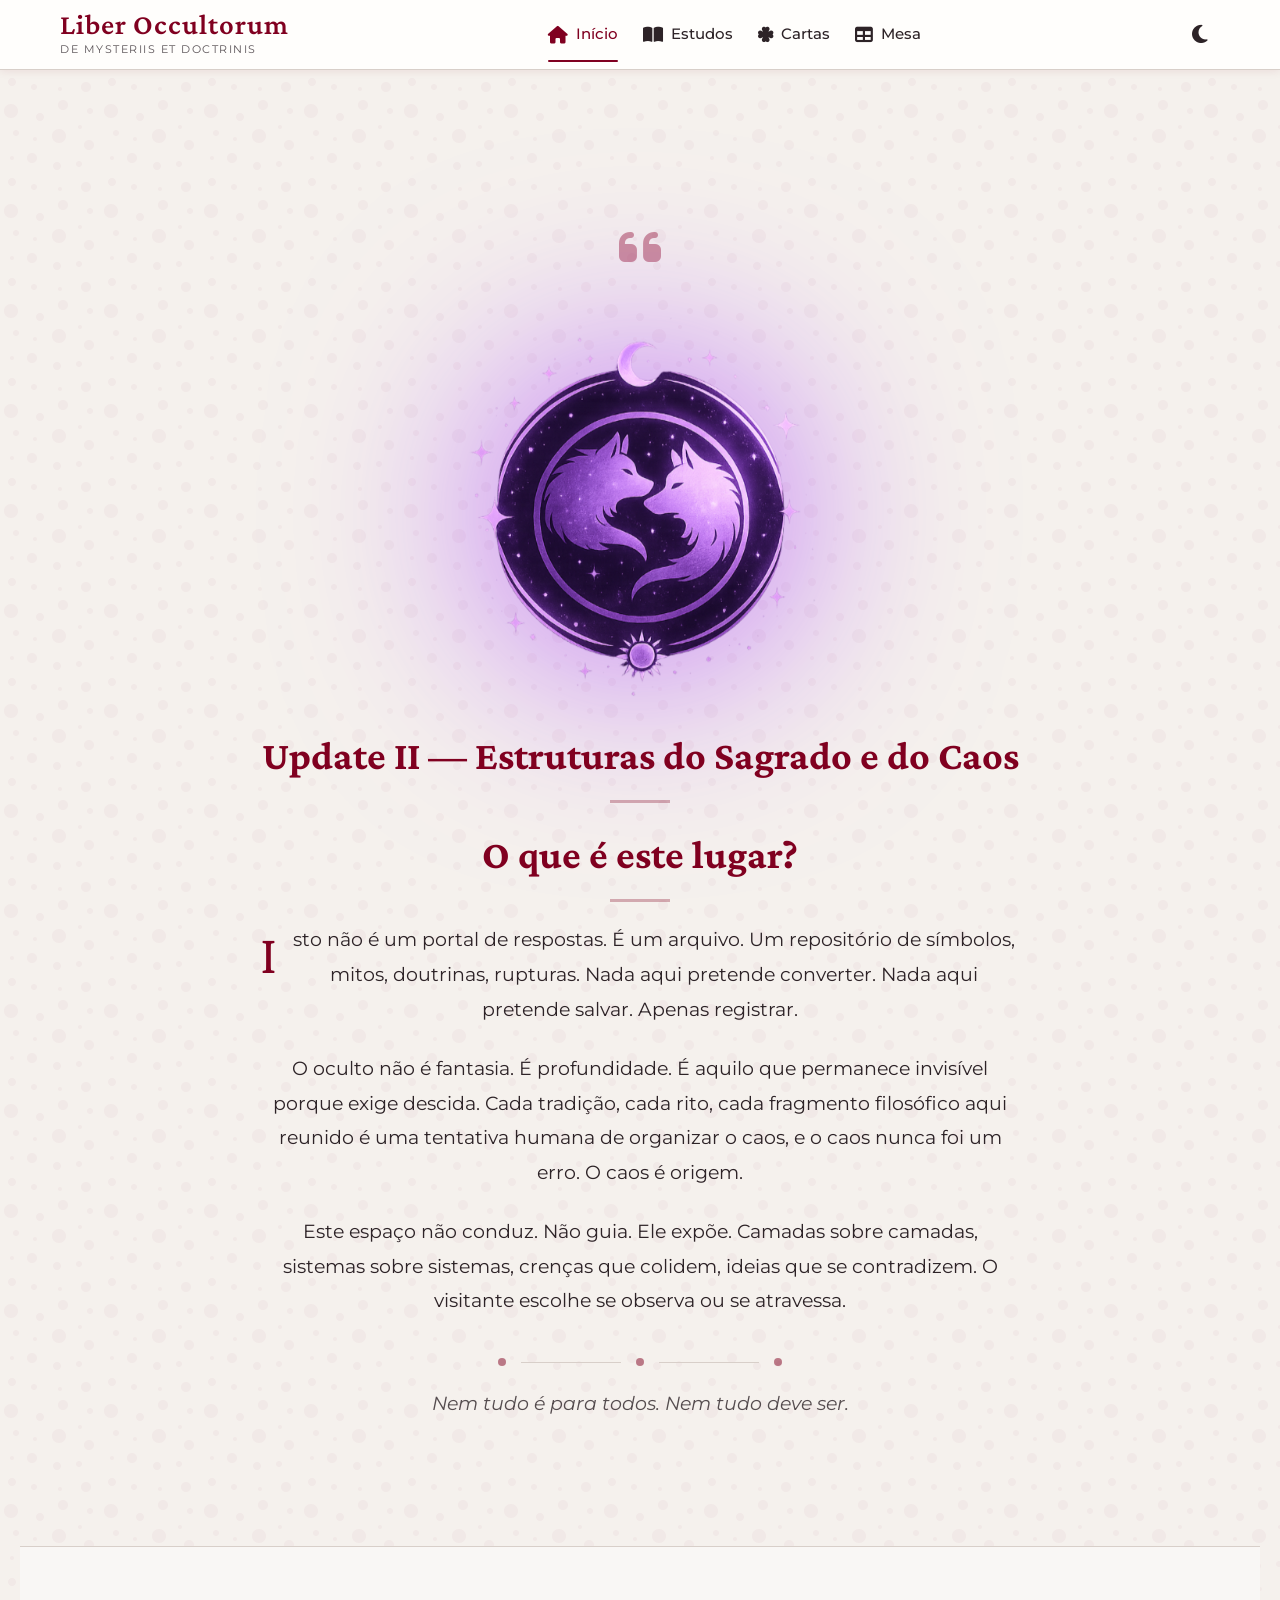
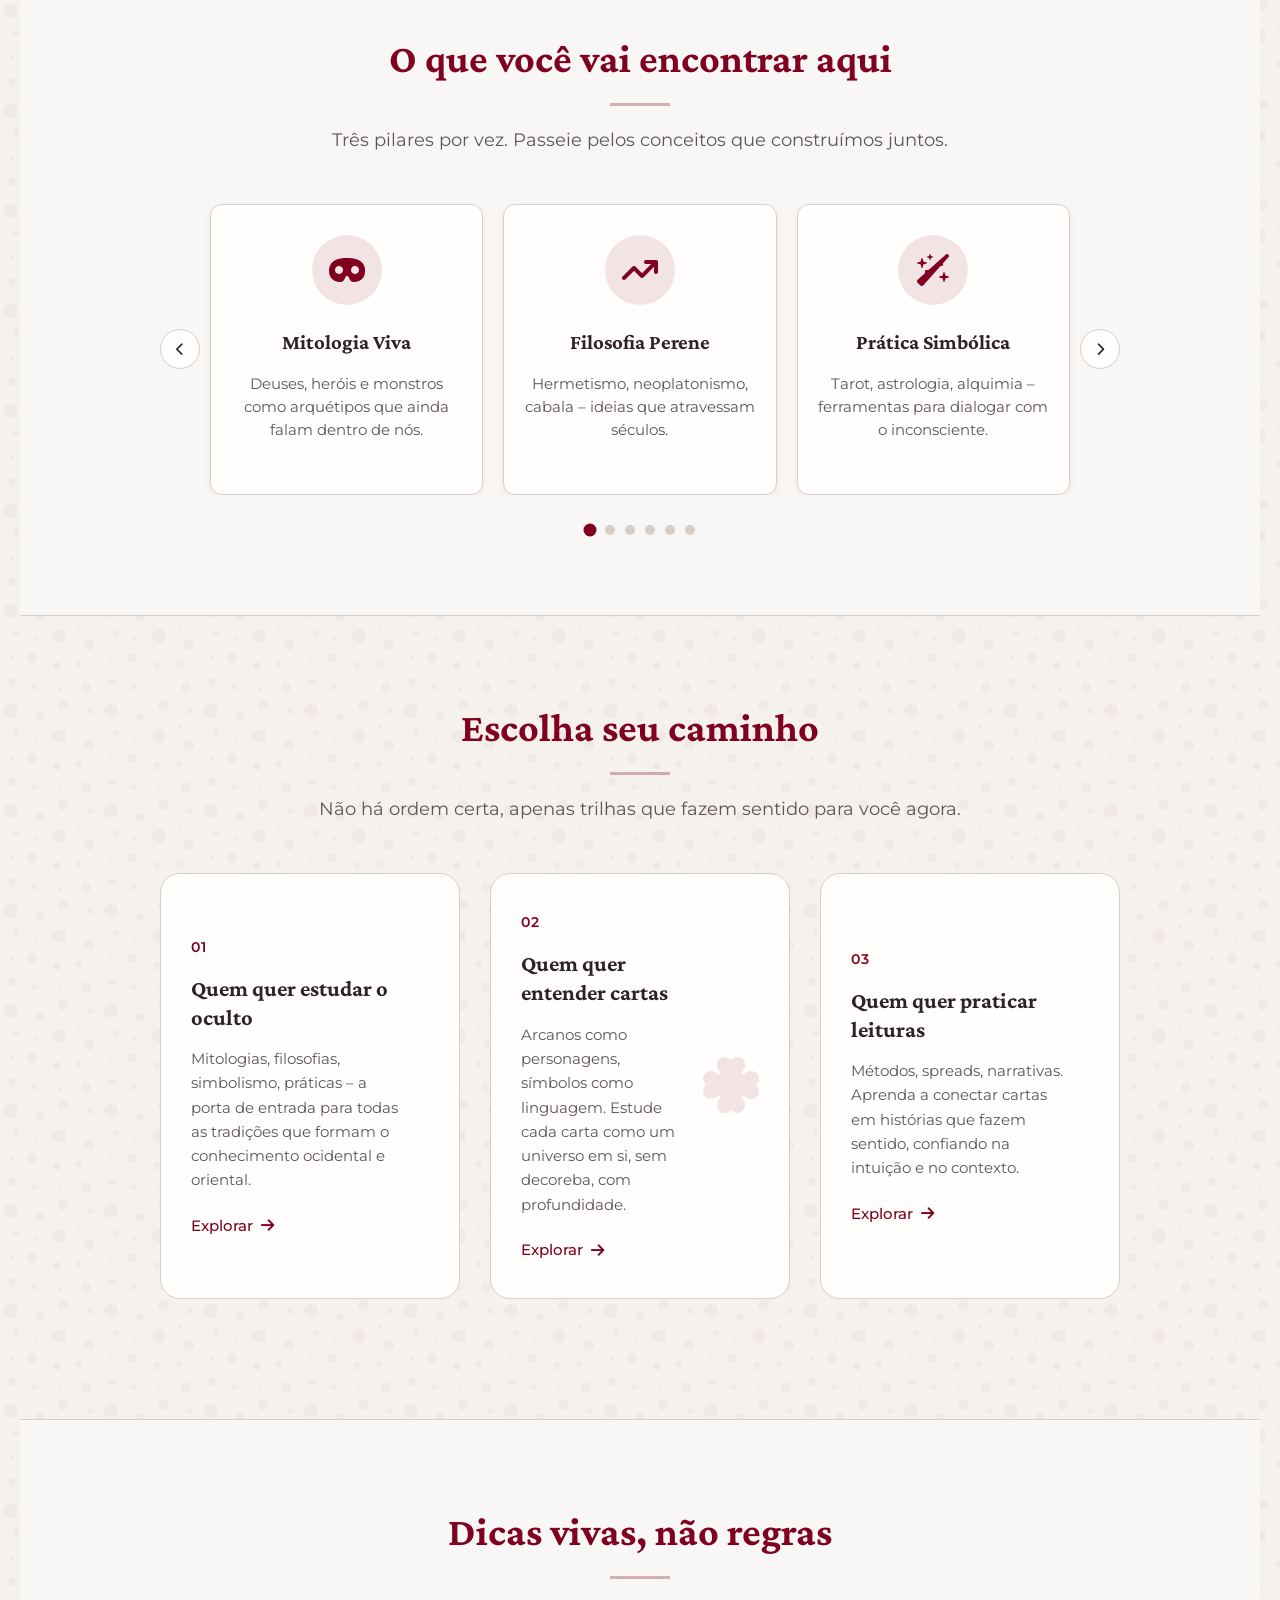
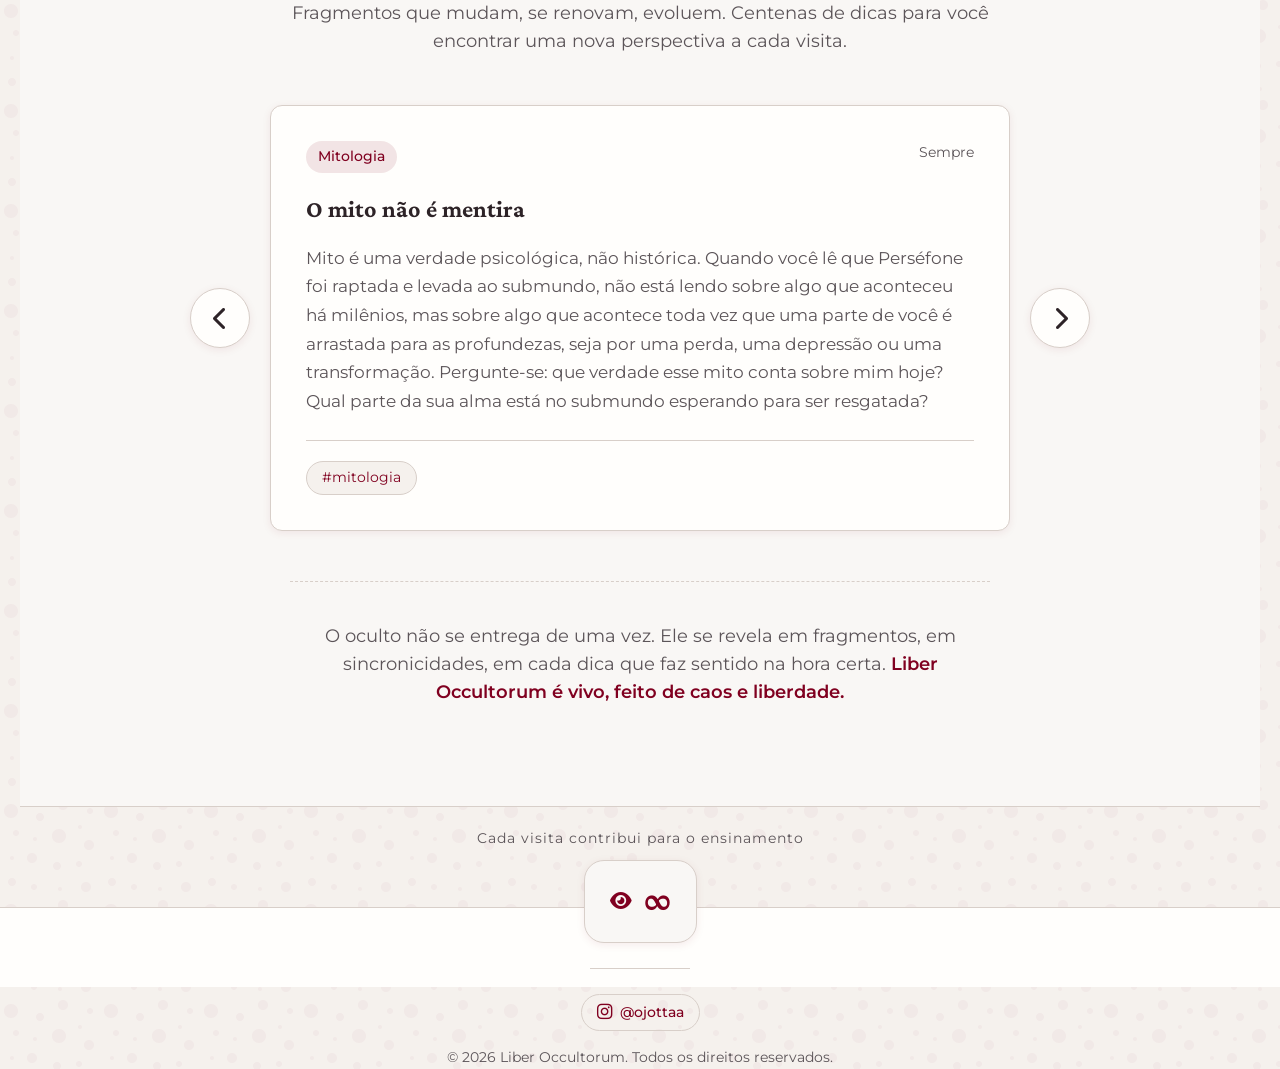
<file: index.html>
<!DOCTYPE html>
<html lang="pt-br">
<head>
    <meta charset="UTF-8">
    <meta name="viewport" content="width=device-width, initial-scale=1.0">
    <title>Liber Occultorum - De Mysteriis et Doctrinis</title>
    <link rel="stylesheet" href="visuals/style.css">
    <link rel="stylesheet" href="https://cdnjs.cloudflare.com/ajax/libs/font-awesome/6.4.0/css/all.min.css">
    <link rel="preconnect" href="https://fonts.googleapis.com">
    <link rel="preconnect" href="https://fonts.gstatic.com" crossorigin>
    <link href="https://fonts.googleapis.com/css2?family=Crimson+Pro:wght@300;400;500;600&family=Montserrat:wght@300;400;500&display=swap" rel="stylesheet">
    <link rel="icon" type="image/x-icon" href="icon.ico">
</head>
<body>
    <header class="main-header">
        <div class="header-container">
            <div class="logo-container">
                
                <div class="logo-text">
                    <h1 class="site-logo">Liber Occultorum</h1>
                    <div class="logo-subtitle">De Mysteriis et Doctrinis</div>
                </div>
            </div>
            
            <nav class="desktop-nav">
                <ul>
                    <li><a href="#" class="nav-link active" data-page="home"><i class="fas fa-home"></i> <span>Início</span></a></li>
                    <li><a href="#" class="nav-link" data-page="estudos"><i class="fas fa-book-open"></i> <span>Estudos</span></a></li>
                    <li><a href="#" class="nav-link" data-page="cartas"><i class="fas fa-clover"></i> <span>Cartas</span></a></li>
                    <li><a href="#" class="nav-link" data-page="mesa"><i class="fas fa-table"></i> <span>Mesa</span></a></li>
                </ul>
            </nav>
            
            <div class="header-actions">
                <button class="theme-toggle" id="themeToggle">
                    <i class="fas fa-moon"></i>
                </button>
                <button class="menu-toggle" id="mobileMenuToggle">
                    <i class="fas fa-bars"></i>
                </button>
            </div>
        </div>
    </header>

    <nav class="mobile-nav">
        <ul>
            <li><a href="#" class="mobile-nav-link active" data-page="home"><i class="fas fa-home"></i> <span>Início</span></a></li>
            <li><a href="#" class="mobile-nav-link" data-page="estudos"><i class="fas fa-book-open"></i> <span>Estudos</span></a></li>
            <li><a href="#" class="mobile-nav-link" data-page="cartas"><i class="fas fa-clover"></i> <span>Cartas</span></a></li>
            <li><a href="#" class="mobile-nav-link" data-page="mesa"><i class="fas fa-table"></i> <span>Mesa</span></a></li>
        </ul>
    </nav>

    <main class="content-area" id="contentArea">
        <div class="loading-container">
            <div class="spinner"></div>
            <p>Carregando estudos...</p>
        </div>
    </main>

    <footer class="main-footer">
        <div class="footer-content">
            <div class="counter-section">
                <div class="counter-container">
                    <span class="counter-label">Cada visita contribui para o ensinamento</span>
                    <div class="counter-display">
                        <i class="fas fa-eye counter-icon"></i>
                        <span id="contador" class="counter-number">0</span>
                    </div>
                </div>
            </div>
            
            <div class="footer-divider"></div>
            
            <div class="footer-info">
                <div class="creator-info">
                    <a href="https://www.instagram.com/ojottaa/" target="_blank" class="instagram-link">
                        <i class="fab fa-instagram"></i>
                        <span>@ojottaa</span>
                    </a>
                </div>
                
                <div class="copyright">
                    © <span id="currentYear"></span> Liber Occultorum. Todos os direitos reservados.
                </div>
            </div>
        </div>
    </footer>

    <script src="scripts/main.js"></script>
</body>
</html>
</file>
<file: visuals/style.css>
* {
margin: 0;
padding: 0;
box-sizing: border-box;
}
:root {
--primary-color: #800020;
--primary-dark: #5a0017;
--primary-light: #a3324d;
--secondary-color: #3a2c2f;
--secondary-light: #524548;
--accent-color: #d4af37;
--accent-dark: #b8941f;
--bg-color: #f5f1ed;
--bg-paper: #f9f7f5;
--bg-elevated: #fffefc;
--text-color: #2d2327;
--text-light: #5c5559;
--border-color: #d8cfc9;
--shadow-sm: 0 2px 8px rgba(128, 0, 32, 0.08);
--shadow-md: 0 4px 12px rgba(128, 0, 32, 0.12);
--shadow-lg: 0 8px 24px rgba(128, 0, 32, 0.15);
--transition-fast: 0.2s ease;
--transition-normal: 0.3s ease;
--transition-slow: 0.5s ease;
--border-radius-sm: 8px;
--border-radius-md: 12px;
--border-radius-lg: 20px;
--header-height: 70px;
--footer-height: 80px;
--mobile-nav-height: 65px;
}
[data-theme="dark"] {
--bg-color: #1a1416;
--bg-paper: #221c1f;
--bg-elevated: #2d2327;
--text-color: #f5f1ed;
--text-light: #c9c0bb;
--border-color: #3a2c2f;
--shadow-sm: 0 2px 8px rgba(0, 0, 0, 0.25);
--shadow-md: 0 4px 12px rgba(0, 0, 0, 0.35);
--shadow-lg: 0 8px 24px rgba(0, 0, 0, 0.45);
}
body {
font-family: 'Montserrat', sans-serif;
background-color: var(--bg-color);
color: var(--text-color);
line-height: 1.6;
transition: background-color var(--transition-normal), color var(--transition-normal);
min-height: 100vh;
display: flex;
flex-direction: column;
background-image: url("data:image/svg+xml,%3Csvg width='100' height='100' viewBox='0 0 100 100' xmlns='http://www.w3.org/2000/svg'%3E%3Cpath d='M11 18c3.866 0 7-3.134 7-7s-3.134-7-7-7-7 3.134-7 7 3.134 7 7 7zm48 25c3.866 0 7-3.134 7-7s-3.134-7-7-7-7 3.134-7 7 3.134 7 7 7zm-43-7c1.657 0 3-1.343 3-3s-1.343-3-3-3-3 1.343-3 3 1.343 3 3 3zm63 31c1.657 0 3-1.343 3-3s-1.343-3-3-3-3 1.343-3 3 1.343 3 3 3zM34 90c1.657 0 3-1.343 3-3s-1.343-3-3-3-3 1.343-3 3 1.343 3 3 3zm56-76c1.657 0 3-1.343 3-3s-1.343-3-3-3-3 1.343-3 3 1.343 3 3 3zM12 86c2.21 0 4-1.79 4-4s-1.79-4-4-4-4 1.79-4 4 1.79 4 4 4zm28-65c2.21 0 4-1.79 4-4s-1.79-4-4-4-4 1.79-4 4 1.79 4 4 4zm23-11c2.76 0 5-2.24 5-5s-2.24-5-5-5-5 2.24-5 5 2.24 5 5 5zm-6 60c2.21 0 4-1.79 4-4s-1.79-4-4-4-4 1.79-4 4 1.79 4 4 4zm29 22c2.76 0 5-2.24 5-5s-2.24-5-5-5-5 2.24-5 5 2.24 5 5 5zM32 63c2.76 0 5-2.24 5-5s-2.24-5-5-5-5 2.24-5 5 2.24 5 5 5zm57-13c2.76 0 5-2.24 5-5s-2.24-5-5-5-5 2.24-5 5 2.24 5 5 5zm-9-21c1.105 0 2-.895 2-2s-.895-2-2-2-2 .895-2 2 .895 2 2 2zM60 91c1.105 0 2-.895 2-2s-.895-2-2-2-2 .895-2 2 .895 2 2 2zM35 41c1.105 0 2-.895 2-2s-.895-2-2-2-2 .895-2 2 .895 2 2 2zM12 60c1.105 0 2-.895 2-2s-.895-2-2-2-2 .895-2 2 .895 2 2 2z' fill='%23800020' fill-opacity='0.03' fill-rule='evenodd'/%3E%3C/svg%3E");
}
.main-header {
position: fixed;
top: 0;
left: 0;
width: 100%;
height: var(--header-height);
background-color: var(--bg-elevated);
box-shadow: var(--shadow-sm);
z-index: 100;
border-bottom: 1px solid var(--border-color);
transition: all var(--transition-normal);
}
.header-container {
display: flex;
align-items: center;
justify-content: space-between;
max-width: 1200px;
margin: 0 auto;
height: 100%;
padding: 0 20px;
}
.logo-container {
display: flex;
flex-direction: row;
justify-content: center;
}
.site-logo {
font-family: 'Crimson Pro', serif;
font-weight: 600;
font-size: 1.8rem;
color: var(--primary-color);
letter-spacing: 1px;
line-height: 1;
}
.logo-subtitle {
font-size: 0.7rem;
color: var(--text-light);
letter-spacing: 1.5px;
text-transform: uppercase;
margin-top: 2px;
}
.desktop-nav ul {
display: flex;
list-style: none;
gap: 25px;
}
.desktop-nav a {
text-decoration: none;
color: var(--text-color);
font-weight: 500;
padding: 10px 0;
position: relative;
display: flex;
align-items: center;
gap: 8px;
transition: color var(--transition-fast);
}
.desktop-nav a:hover {
color: var(--primary-color);
}
.desktop-nav a.active {
color: var(--primary-color);
}
.desktop-nav a.active::after {
content: '';
position: absolute;
bottom: -5px;
left: 0;
width: 100%;
height: 2px;
background-color: var(--primary-color);
border-radius: 2px;
}
.desktop-nav a i {
font-size: 1.1rem;
}
.desktop-nav a span {
font-size: 0.95rem;
}
.header-actions {
display: flex;
align-items: center;
gap: 15px;
}
.theme-toggle, .menu-toggle {
background: none;
border: none;
color: var(--text-color);
font-size: 1.3rem;
cursor: pointer;
width: 40px;
height: 40px;
border-radius: 50%;
display: flex;
align-items: center;
justify-content: center;
transition: background-color var(--transition-fast);
}
.theme-toggle:hover, .menu-toggle:hover {
background-color: var(--border-color);
}
.menu-toggle {
display: none;
}
.mobile-nav {
position: fixed;
bottom: 0;
left: 0;
width: 100%;
height: var(--mobile-nav-height);
background-color: var(--bg-elevated);
box-shadow: 0 -2px 10px rgba(0, 0, 0, 0.1);
z-index: 99;
border-top: 1px solid var(--border-color);
display: none;
}
.mobile-nav ul {
display: flex;
list-style: none;
height: 100%;
}
.mobile-nav li {
flex: 1;
display: flex;
}
.mobile-nav-link {
flex: 1;
display: flex;
flex-direction: column;
align-items: center;
justify-content: center;
text-decoration: none;
color: var(--text-light);
font-size: 0.8rem;
transition: color var(--transition-fast);
}
.mobile-nav-link i {
font-size: 1.2rem;
margin-bottom: 4px;
}
.mobile-nav-link.active {
color: var(--primary-color);
}
.content-area {
flex: 1;
margin-top: var(--header-height);
margin-bottom: var(--footer-height);
padding: 20px;
max-width: 100%;
width: 100%;
margin-left: auto;
margin-right: auto;
transition: all var(--transition-normal);
}
.loading-container {
display: flex;
flex-direction: column;
align-items: center;
justify-content: center;
height: 300px;
color: var(--text-light);
}
.spinner {
width: 50px;
height: 50px;
border: 3px solid var(--border-color);
border-top-color: var(--primary-color);
border-radius: 50%;
animation: spin 1s linear infinite;
margin-bottom: 20px;
}
@keyframes spin {
to { transform: rotate(360deg); }
}
.main-footer {
height: var(--footer-height);
background-color: var(--bg-elevated);
border-top: 1px solid var(--border-color);
display: flex;
flex-direction: column;
align-items: center;
justify-content: center;
text-align: center;
padding: 15px;
color: var(--text-light);
font-size: 0.9rem;
}
.footer-sub {
font-size: 0.8rem;
margin-top: 5px;
opacity: 0.7;
}
@media (max-width: 768px) {
.desktop-nav {
display: none;
}
.menu-toggle {
display: flex;
}
.mobile-nav {
display: block;
}
.content-area {
margin-bottom: calc(var(--footer-height) + var(--mobile-nav-height));
padding: 15px;
}
.header-container {
padding: 0 15px;
}
.site-logo {
font-size: 1.5rem;
}
}
@media (max-width: 480px) {
:root {
--header-height: 60px;
--mobile-nav-height: 60px;
}
.content-area {
padding: 10px;
}
.site-logo {
font-size: 1.3rem;
}
.logo-subtitle {
font-size: 0.6rem;
}
}
.main-footer {
background-color: var(--bg-elevated);
border-top: 1px solid var(--border-color);
padding: 30px 20px;
}
.footer-content {
max-width: 1200px;
margin: 0 auto;
display: flex;
flex-direction: column;
align-items: center;
gap: 25px;
}
.counter-section {
text-align: center;
}
.counter-label {
display: block;
color: var(--text-light);
font-size: 0.9rem;
margin-bottom: 10px;
letter-spacing: 1px;
}
.counter-display {
display: inline-flex;
align-items: center;
gap: 12px;
background-color: var(--bg-paper);
padding: 12px 25px;
border-radius: var(--border-radius-lg);
border: 1px solid var(--border-color);
box-shadow: var(--shadow-sm);
}
.counter-icon {
color: var(--primary-color);
font-size: 1.2rem;
}
.counter-number {
font-family: 'Crimson Pro', serif;
font-size: 2.2rem;
font-weight: 600;
color: var(--primary-color);
transition: transform 0.3s ease;
}
.footer-divider {
width: 100px;
height: 1px;
background-color: var(--border-color);
}
.footer-info {
text-align: center;
display: flex;
flex-direction: column;
gap: 15px;
}
.creator-info {
display: flex;
flex-direction: column;
align-items: center;
gap: 8px;
}
.made-by {
font-size: 0.85rem;
color: var(--text-light);
}
.instagram-link {
display: inline-flex;
align-items: center;
gap: 8px;
text-decoration: none;
color: var(--primary-color);
font-weight: 500;
padding: 6px 15px;
border-radius: 20px;
border: 1px solid var(--border-color);
transition: all var(--transition-fast);
}
.instagram-link:hover {
background-color: var(--primary-color);
color: white;
border-color: var(--primary-color);
}
.instagram-link i {
font-size: 1.1rem;
}
.copyright {
color: var(--text-light);
font-size: 0.9rem;
}
@media (max-width: 768px) {
.main-footer {
padding: 25px 15px;
}
.counter-display {
padding: 10px 20px;
}
.counter-number {
font-size: 1.8rem;
}
}
@media (max-width: 480px) {
.footer-content {
gap: 20px;
}
.counter-label {
font-size: 0.8rem;
}
.counter-number {
font-size: 1.6rem;
}
}
.btn {
padding: 12px 24px;
border-radius: var(--border-radius-sm);
border: none;
font-weight: 500;
cursor: pointer;
transition: all var(--transition-fast);
font-family: 'Montserrat', sans-serif;
font-size: 0.95rem;
display: inline-flex;
align-items: center;
justify-content: center;
gap: 8px;
}
.btn-primary {
background-color: var(--primary-color);
color: white;
}
.btn-primary:hover {
background-color: var(--primary-dark);
}
.btn-outline {
background-color: transparent;
color: var(--primary-color);
border: 1px solid var(--primary-color);
}
.btn-outline:hover {
background-color: rgba(128, 0, 32, 0.05);
}
.btn:disabled {
opacity: 0.5;
cursor: not-allowed;
}
.btn:disabled:hover {
background-color: var(--primary-color);
color: white;
}
.logo-container {
display: flex;
align-items: center;
gap: 12px;
}
.site-icon {
width: 10%;
height: 10%;
object-fit: contain;
filter: drop-shadow(0 0 15px rgba(140, 0, 255, 0.6));
}
.logo-text {
display: flex;
flex-direction: column;
}
.site-icon-2 {
width: 50%;
height: 50%;
object-fit: contain;
filter: drop-shadow(0 0 105px rgba(140, 0, 255, 0.6));
}
</file>
